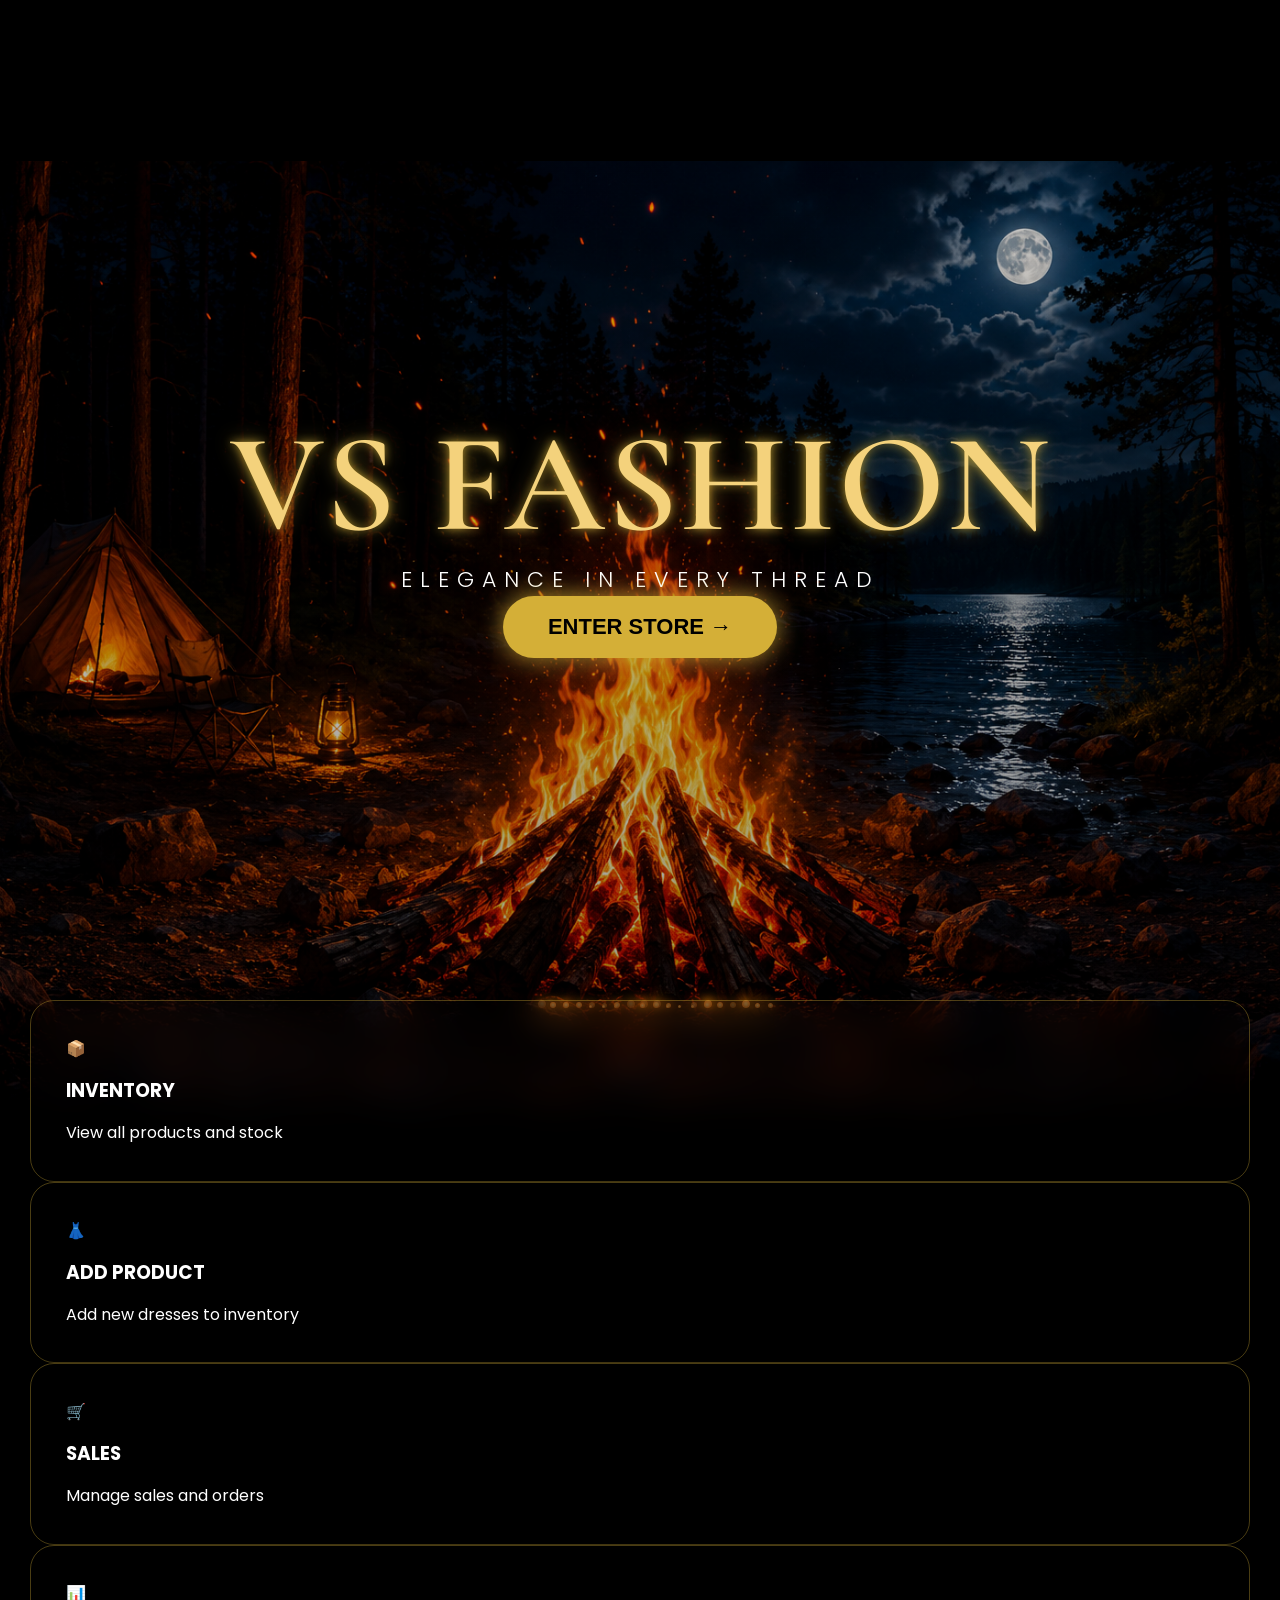
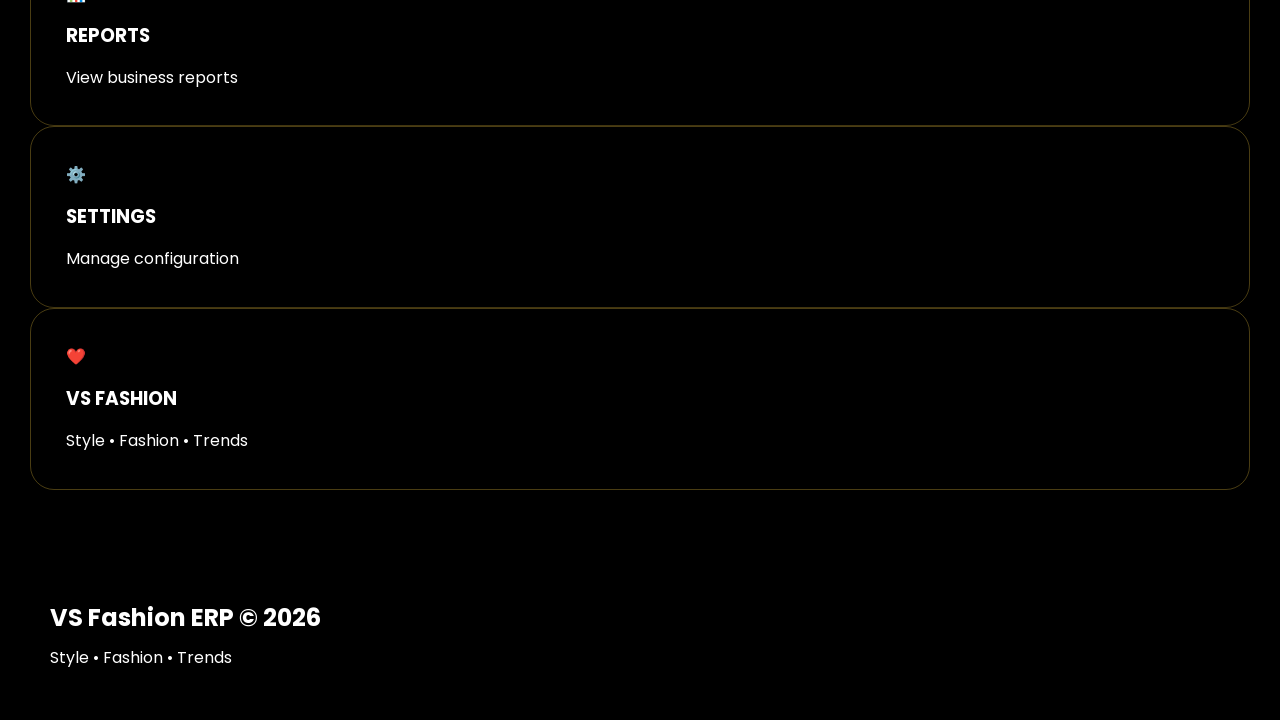
<file: index.html>
<!DOCTYPE html>
<html lang="en">
<head>

<meta charset="UTF-8">
<meta name="viewport" content="width=device-width, initial-scale=1.0">

<title>VS Fashion</title>

<link href="https://fonts.googleapis.com/css2?family=Cormorant+Garamond:wght@500;600;700&family=Poppins:wght@300;400;500;600&display=swap" rel="stylesheet">
    
<link rel="stylesheet" href="style.css">

</head>

<body>

<div class="hero">

    <div class="overlay"></div>

<div class="floating-sparks">
<span></span><span></span><span></span><span></span><span></span>
<span></span><span></span><span></span><span></span><span></span>
<span></span><span></span><span></span><span></span><span></span>
<span></span><span></span><span></span><span></span><span></span>
<span></span><span></span><span></span><span></span><span></span>
<span></span><span></span><span></span><span></span><span></span>
</div>

    <div class="hero-content">



<h1 class="brand-name">
    VS FASHION
</h1>

        <p class="tagline">
            Elegance in Every Thread
        </p>

<button class="enter-btn"
onclick="document.querySelector('.dashboard').scrollIntoView({behavior:'smooth'})">
    ENTER STORE →
</button>

    </div>

</div>


<section class="dashboard">

    <div class="card">

        <div class="icon">📦</div>

        <h3>INVENTORY</h3>

        <p>View all products and stock</p>

    </div>

    <div class="card"
         onclick="window.location='add-product.html'">

        <div class="icon">👗</div>

        <h3>ADD PRODUCT</h3>

        <p>Add new dresses to inventory</p>

    </div>

    <div class="card">

        <div class="icon">🛒</div>

        <h3>SALES</h3>

        <p>Manage sales and orders</p>

    </div>

    <div class="card">

        <div class="icon">📊</div>

        <h3>REPORTS</h3>

        <p>View business reports</p>

    </div>

    <div class="card">

        <div class="icon">⚙️</div>

        <h3>SETTINGS</h3>

        <p>Manage configuration</p>

    </div>

    <div class="card">

        <div class="icon">❤️</div>

        <h3>VS FASHION</h3>

        <p>Style • Fashion • Trends</p>

    </div>

</section>

<footer>

    <h2>VS Fashion ERP © 2026</h2>

    <p>Style • Fashion • Trends</p>

</footer>

<script src="app.js"></script>

</body>
</html>
</file>
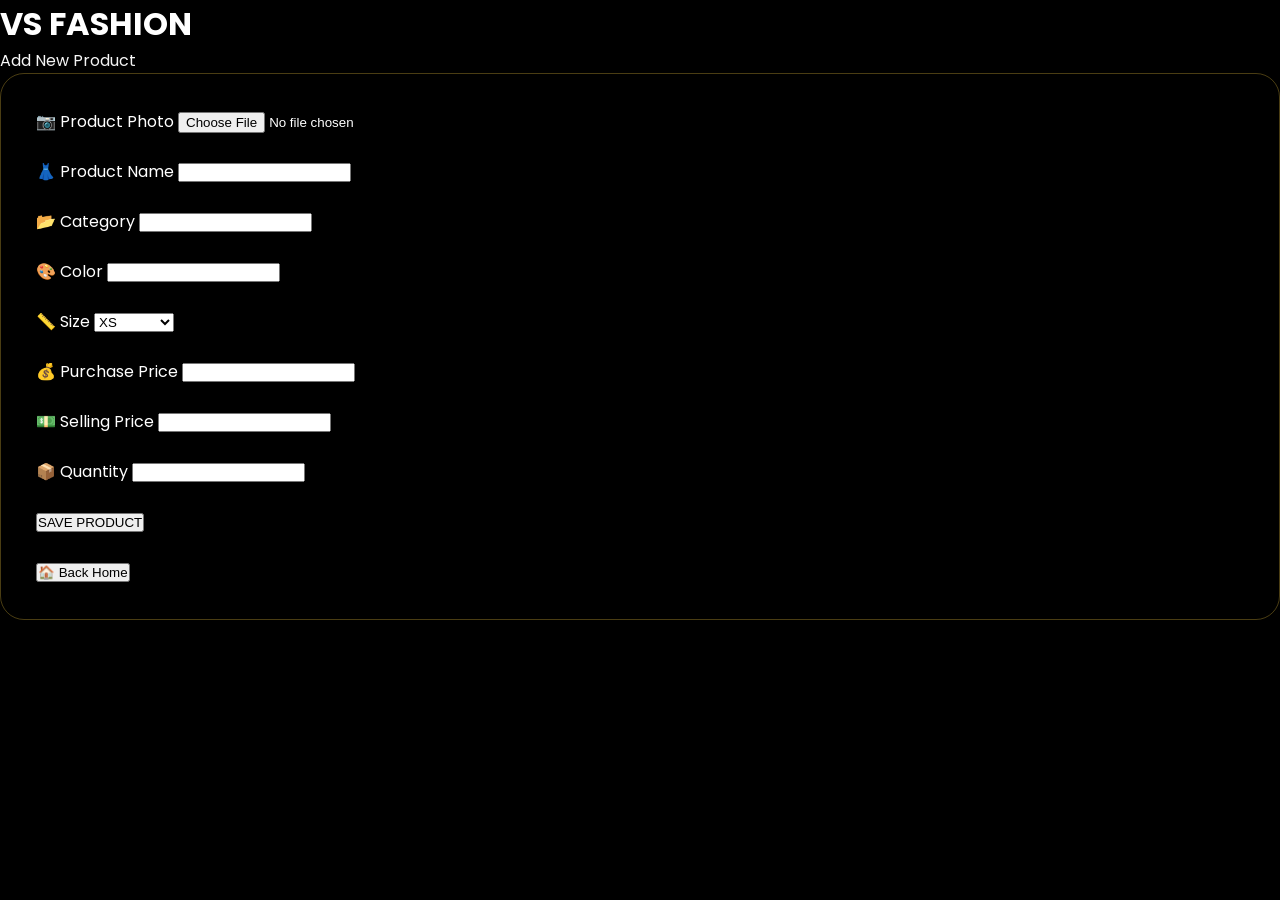
<file: add-product.html>
<!DOCTYPE html>
<html lang="en">

<head>

<meta charset="UTF-8">
<meta name="viewport" content="width=device-width, initial-scale=1.0">

<title>Add Product</title>

<link rel="stylesheet" href="style.css">

<link href="https://fonts.googleapis.com/css2?family=Poppins:wght@300;400;500;600;700&display=swap" rel="stylesheet">

</head>

<body>

<div class="overlay">

<div class="header">

<h1>VS FASHION</h1>

<p>Add New Product</p>

</div>

<div class="card">

<label>📷 Product Photo</label>

<input type="file" id="photo">

<br><br>

<label>👗 Product Name</label>

<input type="text" id="name">

<br><br>

<label>📂 Category</label>

<input type="text" id="category">

<br><br>

<label>🎨 Color</label>

<input type="text" id="color">

<br><br>

<label>📏 Size</label>

<select id="size">

<option>XS</option>
<option>S</option>
<option>M</option>
<option>L</option>
<option>XL</option>
<option>XXL</option>
<option>Free Size</option>

</select>

<br><br>

<label>💰 Purchase Price</label>

<input type="number" id="purchase">

<br><br>

<label>💵 Selling Price</label>

<input type="number" id="selling">

<br><br>

<label>📦 Quantity</label>

<input type="number" id="quantity">

<br><br>

<button id="saveBtn">

SAVE PRODUCT

</button>

<br><br>

<button onclick="window.location='index.html'">

🏠 Back Home

</button>

</div>

</div>

<script src="app.js"></script>

</body>

</html>
</file>
<file: style.css>
*{
margin:0;
padding:0;
box-sizing:border-box;
}

body{
background:#000;
color:white;
font-family:'Poppins',sans-serif;
overflow-x:hidden;
}

/* HERO */

.hero{

```
overflow:hidden;
position:relative;

height:140vh;

display:flex;

justify-content:center;

align-items:center;

text-align:center;

background:
linear-gradient(
rgba(0,0,0,.10),
rgba(0,0,0,.45)
),
url('campfire-bg.png');

background-size:110%;

background-position:center center;

background-repeat:no-repeat;

background-color:#000;
```

}

.overlay{

```
position:absolute;

inset:0;

background:
linear-gradient(
rgba(0,0,0,.05),
rgba(0,0,0,.25)
);
```

}

.hero-content{

```
position:relative;

z-index:10;

margin-top:-180px;
```

}

.logo{

    font-family:"Cormorant Garamond", serif !important;

    font-size:170px;

    font-weight:700;

    line-height:.8;

    letter-spacing:1px;

    color:#f4d27c;

    text-shadow:
    0 0 8px rgba(212,175,55,.7),
    0 0 20px rgba(212,175,55,.5);

    animation:logoGlow 4s ease-in-out infinite;

}

.hero h1{

    font-family:"Cormorant Garamond", serif !important;

    font-size:140px;

    font-weight:600;

    line-height:.9;

    letter-spacing:2px;

    color:#f4d27c;

    text-shadow:
    0 0 8px rgba(212,175,55,.7),
    0 0 20px rgba(212,175,55,.5);

}

.tagline{

    font-family:"Poppins",sans-serif;

    font-size:22px;

    font-weight:300;

    letter-spacing:8px;

    text-transform:uppercase;

    color:#ffffff;

    margin-top:15px;

}

/* BUTTON */

.enter-btn{

```
margin-top:35px;

background:#d4af37;

color:#000;

border:none;

padding:18px 45px;

border-radius:50px;

font-size:22px;

font-weight:600;

cursor:pointer;

transition:.3s;

box-shadow:
0 0 25px rgba(212,175,55,.8);
```

}

.enter-btn:hover{

```
transform:scale(1.08);

box-shadow:
0 0 40px rgba(212,175,55,1);
```

}

/* DASHBOARD */

.dashboard{

```
display:grid;

grid-template-columns:
repeat(auto-fit,minmax(260px,1fr));

gap:25px;

padding:60px 30px;

margin-top:-320px;

position:relative;

z-index:50;

max-width:1300px;

margin-left:auto;

margin-right:auto;
```

}

/* GLASS CARDS */

.card{

```
background:rgba(0,0,0,.45);

backdrop-filter:blur(18px);

-webkit-backdrop-filter:blur(18px);

border:1px solid rgba(212,175,55,.35);

border-radius:24px;

padding:35px;

cursor:pointer;

transition:.3s;

box-shadow:
0 8px 32px rgba(0,0,0,.4);
```

}

.card:hover{

```
transform:
translateY(-10px)
scale(1.03);

border-color:#d4af37;

box-shadow:
0 0 35px rgba(212,175,55,.35);
```

}

.icon{

```
font-size:50px;

margin-bottom:15px;
```

}

.card h3{

```
color:#f4d27c;

margin-bottom:15px;
```

}

.card p{

```
color:#ddd;

line-height:1.6;
```

}

/* FOOTER */

footer{

```
text-align:center;

padding:50px;

background:#000;
```

}

footer h2{

```
color:#d4af37;

margin-bottom:10px;
```

}

/* SPARKS */

.floating-sparks{

    position:absolute;

    inset:0;

    overflow:hidden;

    pointer-events:none;

    z-index:15;

}

.floating-sparks span{

    position:absolute;

    bottom:20%;

    width:6px;

    height:6px;

    border-radius:50%;

    background:radial-gradient(circle,#ffd27a,#ff6b00);

    opacity:.8;

    filter:blur(.5px);

    box-shadow:
    0 0 8px #ff8c00,
    0 0 15px #ff8c00,
    0 0 40px rgba(255,140,0,.5);

    animation:floatUp 6s linear infinite;

}

/* Random positions */

.floating-sparks span:nth-child(1){left:44%;animation-delay:0s;}
.floating-sparks span:nth-child(2){left:46%;animation-delay:1s;}
.floating-sparks span:nth-child(3){left:48%;animation-delay:2s;}
.floating-sparks span:nth-child(4){left:50%;animation-delay:3s;}
.floating-sparks span:nth-child(5){left:52%;animation-delay:1.5s;}
.floating-sparks span:nth-child(6){left:54%;animation-delay:2.5s;}
.floating-sparks span:nth-child(7){left:45%;animation-delay:4s;}
.floating-sparks span:nth-child(8){left:49%;animation-delay:1s;}
.floating-sparks span:nth-child(9){left:53%;animation-delay:3s;}
.floating-sparks span:nth-child(10){left:47%;animation-delay:2s;}
.floating-sparks span:nth-child(11){left:51%;animation-delay:5s;}
.floating-sparks span:nth-child(12){left:55%;animation-delay:2.5s;}
.floating-sparks span:nth-child(13){left:43%;animation-delay:1.5s;}
.floating-sparks span:nth-child(14){left:57%;animation-delay:4.5s;}
.floating-sparks span:nth-child(15){left:50%;animation-delay:0.5s;}
.floating-sparks span:nth-child(16){left:42%;animation-delay:.5s;}
.floating-sparks span:nth-child(17){left:44%;animation-delay:1.2s;}
.floating-sparks span:nth-child(18){left:46%;animation-delay:2.7s;}
.floating-sparks span:nth-child(19){left:48%;animation-delay:3.4s;}
.floating-sparks span:nth-child(20){left:50%;animation-delay:1.8s;}
.floating-sparks span:nth-child(21){left:52%;animation-delay:4.1s;}
.floating-sparks span:nth-child(22){left:54%;animation-delay:2.2s;}
.floating-sparks span:nth-child(23){left:56%;animation-delay:3.8s;}
.floating-sparks span:nth-child(24){left:58%;animation-delay:1.4s;}
.floating-sparks span:nth-child(25){left:60%;animation-delay:4.8s;}
.floating-sparks span:nth-child(26){left:43%;animation-delay:2.1s;}
.floating-sparks span:nth-child(27){left:47%;animation-delay:3.2s;}
.floating-sparks span:nth-child(28){left:51%;animation-delay:.8s;}
.floating-sparks span:nth-child(29){left:55%;animation-delay:2.9s;}
.floating-sparks span:nth-child(30){left:59%;animation-delay:4.5s;}

/* Different sizes */

.floating-sparks span:nth-child(3n){
    width:3px;
    height:3px;
}

.floating-sparks span:nth-child(4n){
    width:8px;
    height:8px;
}

.floating-sparks span:nth-child(5n){
    width:5px;
    height:5px;
}

/* Different brightness */

.floating-sparks span:nth-child(2n){
    opacity:.5;
}

.floating-sparks span:nth-child(3n){
    opacity:.9;
}

/* Natural floating */

@keyframes floatUp{

    0%{

        transform:
        translateX(0)
        translateY(0)
        scale(1);

        opacity:0;

    }

    10%{
        opacity:1;
    }

    100%{

        transform:
        translateX(
        calc((var(--random,1) * 40px))
        )
        translateY(-700px)
        scale(.2);

        opacity:0;

    }

}
@keyframes logoGlow{

    0%{
        text-shadow:
        0 0 8px rgba(212,175,55,.7),
        0 0 20px rgba(212,175,55,.5);
    }

    50%{
        text-shadow:
        0 0 15px rgba(212,175,55,.9),
        0 0 35px rgba(212,175,55,.7);
    }

    100%{
        text-shadow:
        0 0 8px rgba(212,175,55,.7),
        0 0 20px rgba(212,175,55,.5);
    }

}

/* MOBILE */

@media(max-width:768px){

.hero{
height:120vh;
}

.logo{
font-size:70px;
}

.hero h1{
font-size:48px;
}

.tagline{
font-size:18px;
}

.hero-content{
margin-top:-100px;
}

.enter-btn{
font-size:18px;
padding:15px 30px;
}

.dashboard{
margin-top:-150px;
padding:20px;
}

}
</file>
